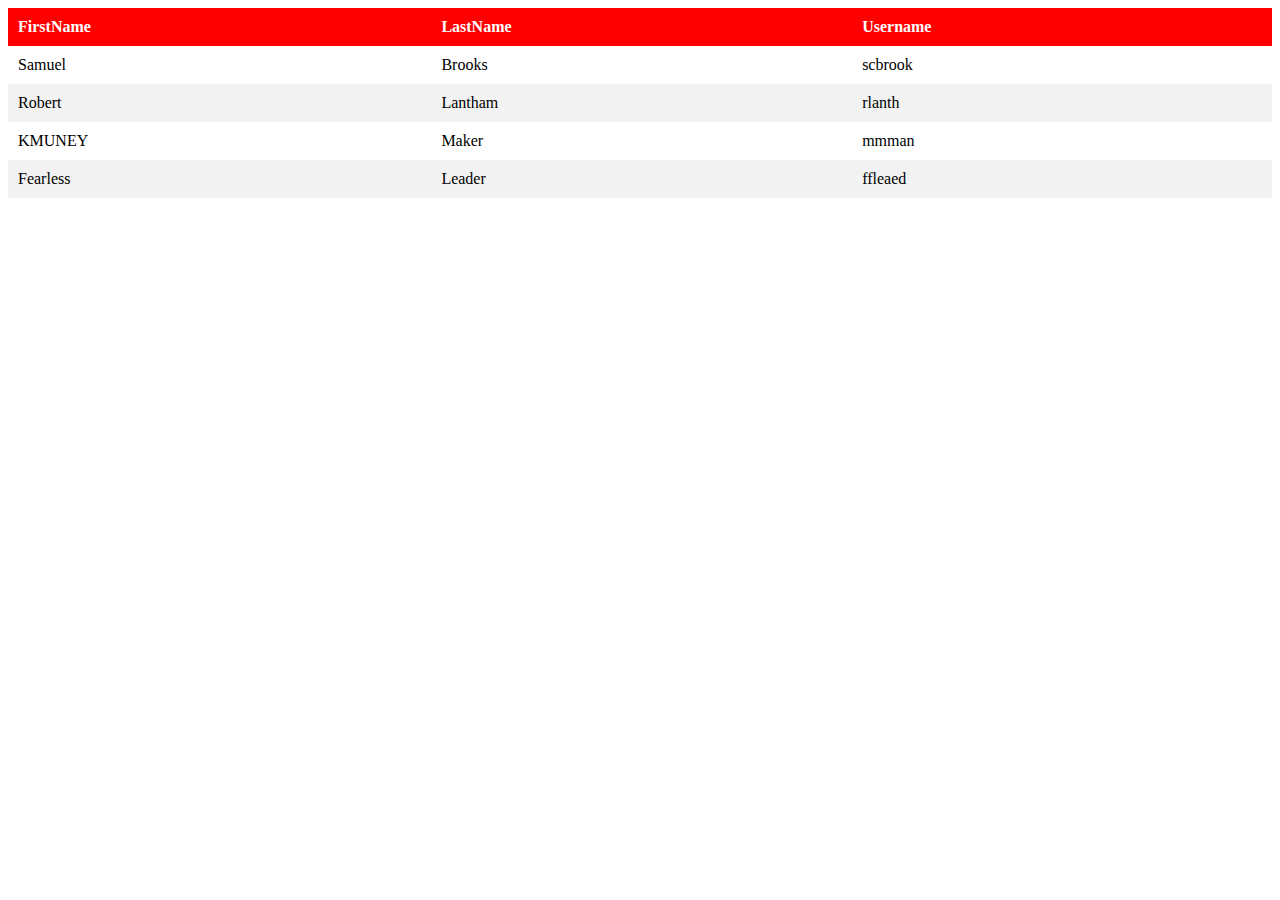
<file: dashboard/index.html>
<!DOCTYPE html>
<html>
  <head>
    <title>JSON TO TABLE EXAMPLES</title>
    <!--
    <script src="1-parse-loop-json.js"></script>
    <script src="2a-key.js"></script>
    <script src="2b-auto-loop.js"></script>
    <script defer src="3a-traditional-table.js"></script>
    <script defer src="3b-object-table.js"></script>
    -->
    <script defer src="3c-grid.js"></script>
    <link rel="stylesheet" type="text/css" href="3c-grid.css">
  </head>
  <body>
    <div id="tableWrap"></div>
  </body>
</html>
</file>
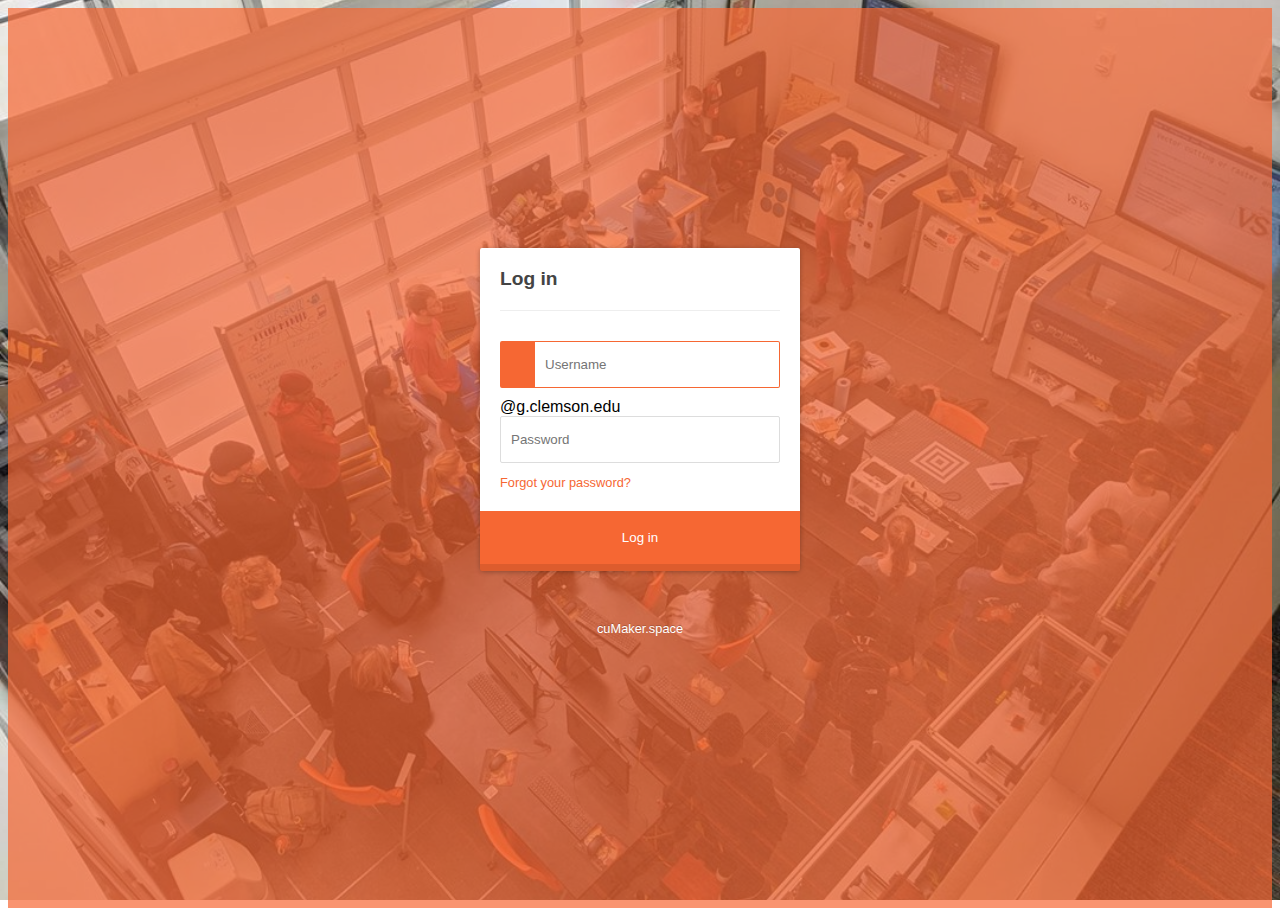
<file: webpage-new/index.html>
<!DOCTYPE html>

<head>
    <title>Clemson Makerspace Registration</title>
    <link rel="stylesheet" href="index.css">
</head>

<body>
    <div class="wrapper">
        <form class="login">
            <p class="title">Log in</p>
            <input id="username" type="text" placeholder="Username" autofocus /><label for "username"">@g.clemson.edu</label>
            <i class="fa fa-user"></i>
            <input type="password" placeholder="Password" />
            <i class="fa fa-key"></i>
            <a href="#">Forgot your password?</a>
            <button>
                <i class="spinner"></i>
                <span class="state">Log in</span>
            </button>
        </form>
        <footer><a target="blank" href="http://cuMaker.space/">cuMaker.space</a></footer>
        </p>
    </div>
</body>
</file>
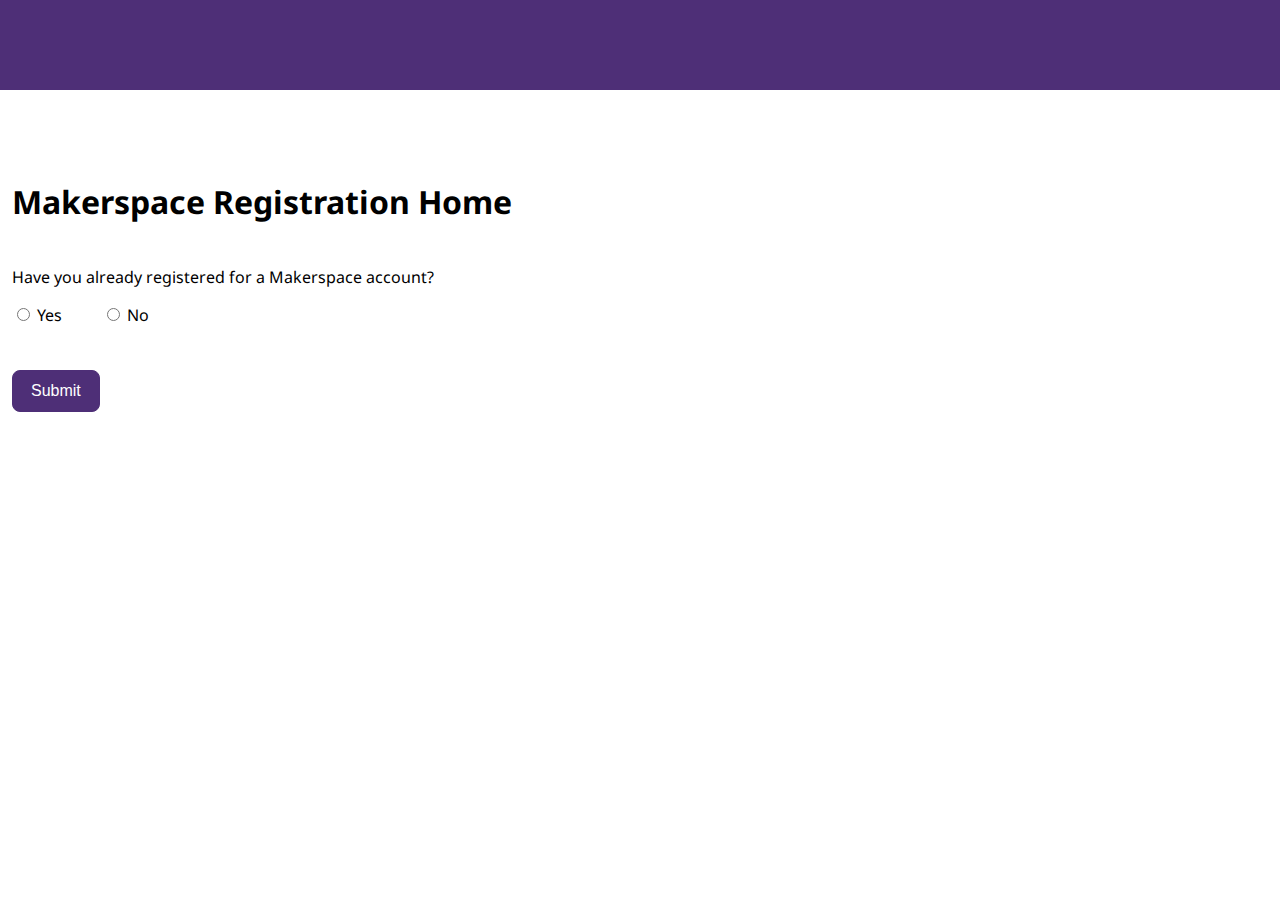
<file: webpage/index.html>
<DOCTYPE html>

<title>Makerspace Registration Home</title>
<meta name="viewport" content="width=device-width, user-scalable=no">
<head>
  <link href="https://fonts.googleapis.com/css2?family=Noto+Sans:ital,wght@0,400;0,700;1,400;1,700&display=swap" rel="stylesheet">
  <link href="css/index.css" rel="stylesheet" type="text/css">


  <style> 
	button[type=submit]{
	background-color:#4e2f77;
	border-radius:8px;
	border:1px solid #4e2f77;
	display:inline-block;
	cursor:pointer;
	color:#ffffff;
	font-family:Arial;
	font-size:16px;
	padding:11px 18px;
	text-decoration:none;	}
  </style>


</head>

<body>
  <div class="navigation-bar"></div>
    <div id="navigation-container">

      <br>&nbsp&nbsp&nbsp&nbsp&nbsp&nbsp&nbsp&nbsp&nbsp&nbsp&nbsp&nbsp&nbsp&nbsp&nbsp&nbsp&nbsp<font size="6" color="#ffffff"><b>CUmakeit</b></font>

      <img src="src/tinypaw.png">

    </div>

   </div>



  <div align="left" style="padding-left: 12px;">

	<font size = "6"><b>Makerspace Registration Home<br><br></b></font>

	<form action="post" onsubmit="return nextPage();"

	<p>Have you already registered for a Makerspace account?<br></p>



<input type="radio" name="input" value="yes"> Yes
&nbsp&nbsp&nbsp&nbsp&nbsp&nbsp&nbsp&nbsp
<input type="radio" name="input" value="no"> No


<br><br><br>
<button type="submit">Submit</button>

</div>

</form>


</body>

<script src="index.js">

</script>



</html>
</file>
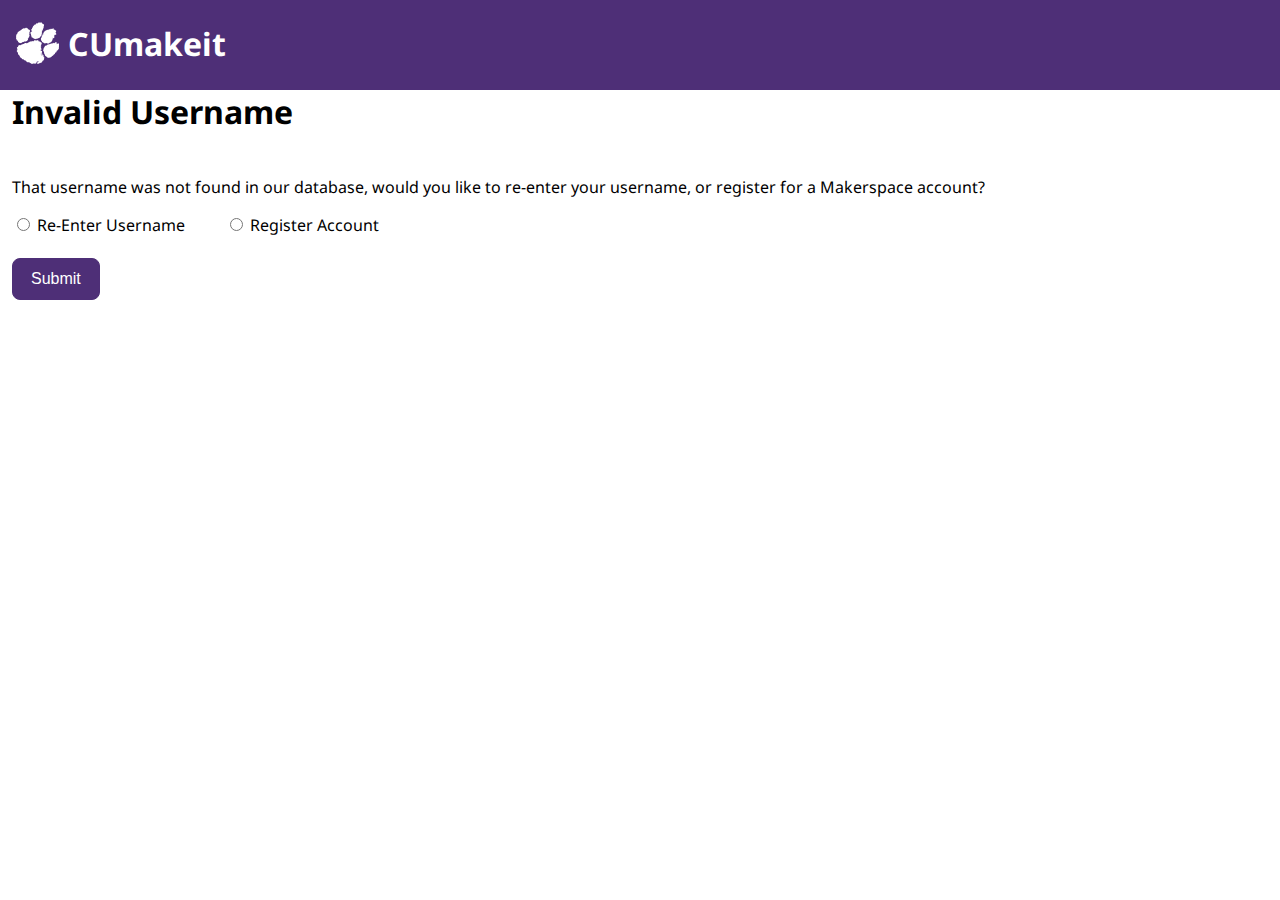
<file: webpage/enterOrTry.html>
<DOCTYPE html>

<title>Enter or Try Again</title>
<meta name="viewport" content="width=device-width, user-scalable=no">
<head>
  <link href="https://fonts.googleapis.com/css2?family=Noto+Sans:ital,wght@0,400;0,700;1,400;1,700&display=swap" rel="stylesheet">
  <link href="css/enterOrTry.css" rel="stylesheet" type="text/css">


  <style> 
	button[type=submit]{
	background-color:#4e2f77;
	border-radius:8px;
	border:1px solid #4e2f77;
	display:inline-block;
	cursor:pointer;
	color:#ffffff;
	font-family:Arial;
	font-size:16px;
	padding:11px 18px;
	text-decoration:none;	}
  </style>


</head>

<body>


	  <div class="navigation-bar">


	    <div id="navigation-container">

	      <br>&nbsp&nbsp&nbsp&nbsp&nbsp&nbsp&nbsp&nbsp&nbsp&nbsp&nbsp&nbsp&nbsp&nbsp&nbsp&nbsp&nbsp<font size="6" color="#ffffff"><b>CUmakeit</b></font>

	      <img src="src/tinypaw.png">

	    </div>

	   </div>

	   <div align="left" style="padding-left: 12px;">
	 	<font size = "6"><b>Invalid Username<br><br></font></b>



		<form action="post" onsubmit="return radioInput();"
	
		<p>That username was not found in our database, would you like to re-enter your username, or register for a Makerspace account?</p>

		<input type="radio" name="input" value="reenter"> Re-Enter Username
		&nbsp&nbsp&nbsp&nbsp&nbsp&nbsp&nbsp&nbsp
		<input type="radio" name="input" value="register"> Register Account

		<br><br>
		<button type="submit">Submit</button>


		</form>
	</div>

</body>

<script src="enterOrTry.js">

</script>



</html>
</file>
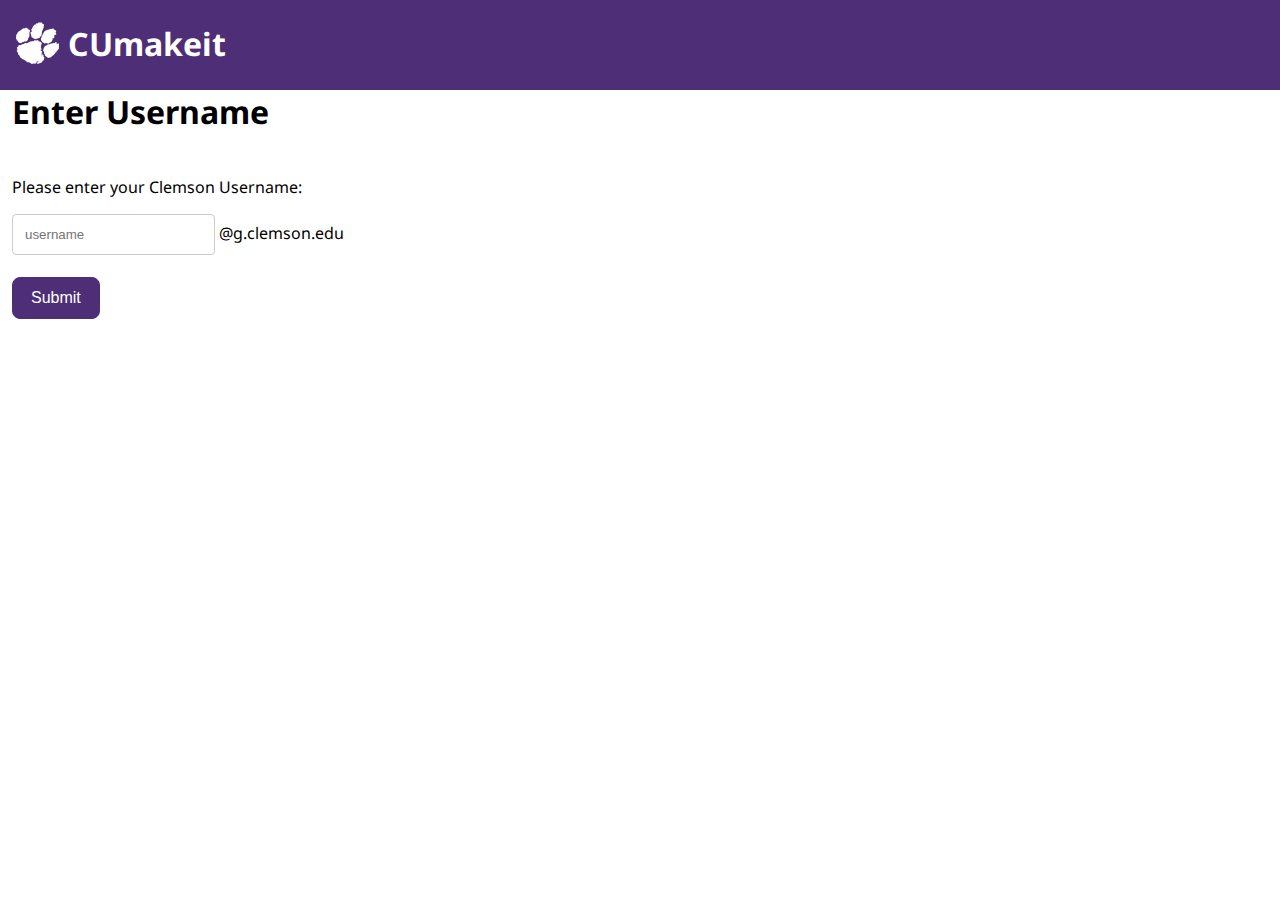
<file: webpage/enterUsername.html>
<DOCTYPE html>

<title>Enter Username</title>
<meta name="viewport" content="width=device-width, user-scalable=no">

<head>
  <link href="https://fonts.googleapis.com/css2?family=Noto+Sans:ital,wght@0,400;0,700;1,400;1,700&display=swap" rel="stylesheet">
  <link href="css/enterUsername.css" rel="stylesheet" type="text/css">


  <style> 
	button[type=submit]{
	background-color:#4e2f77;
	border-radius:8px;
	border:1px solid #4e2f77;
	display:inline-block;
	cursor:pointer;
	color:#ffffff;
	font-family:Arial;
	font-size:16px;
	padding:11px 18px;
	text-decoration:none;	}
  </style>


</head>


<body>


	<div class="navigation-bar">


	    <div id="navigation-container">

	      <br>&nbsp&nbsp&nbsp&nbsp&nbsp&nbsp&nbsp&nbsp&nbsp&nbsp&nbsp&nbsp&nbsp&nbsp&nbsp&nbsp&nbsp<font size="6" color="#ffffff"><b>CUmakeit</b></font>

      	      <img src="src/tinypaw.png">

	    </div>

	</div>


	<div align="left" style="padding-left: 12px;">
		<b><font size = "6" type=>Enter Username<br><br></font></b>


	<form action="post" onsubmit="return checkForUsername();"

	<p>Please enter your Clemson Username:</p>


	<div style="display: inline-block">
		<input type="text" name="username" placeholder="username">
	</div>
	<div style="display: inline-block">
		@g.clemson.edu
	</div>


	<br><br>
	<button type="submit">Submit</button>

	</div>
	</form>
</body>

<script src="enterUsername.js">

</script>



</html>
</file>
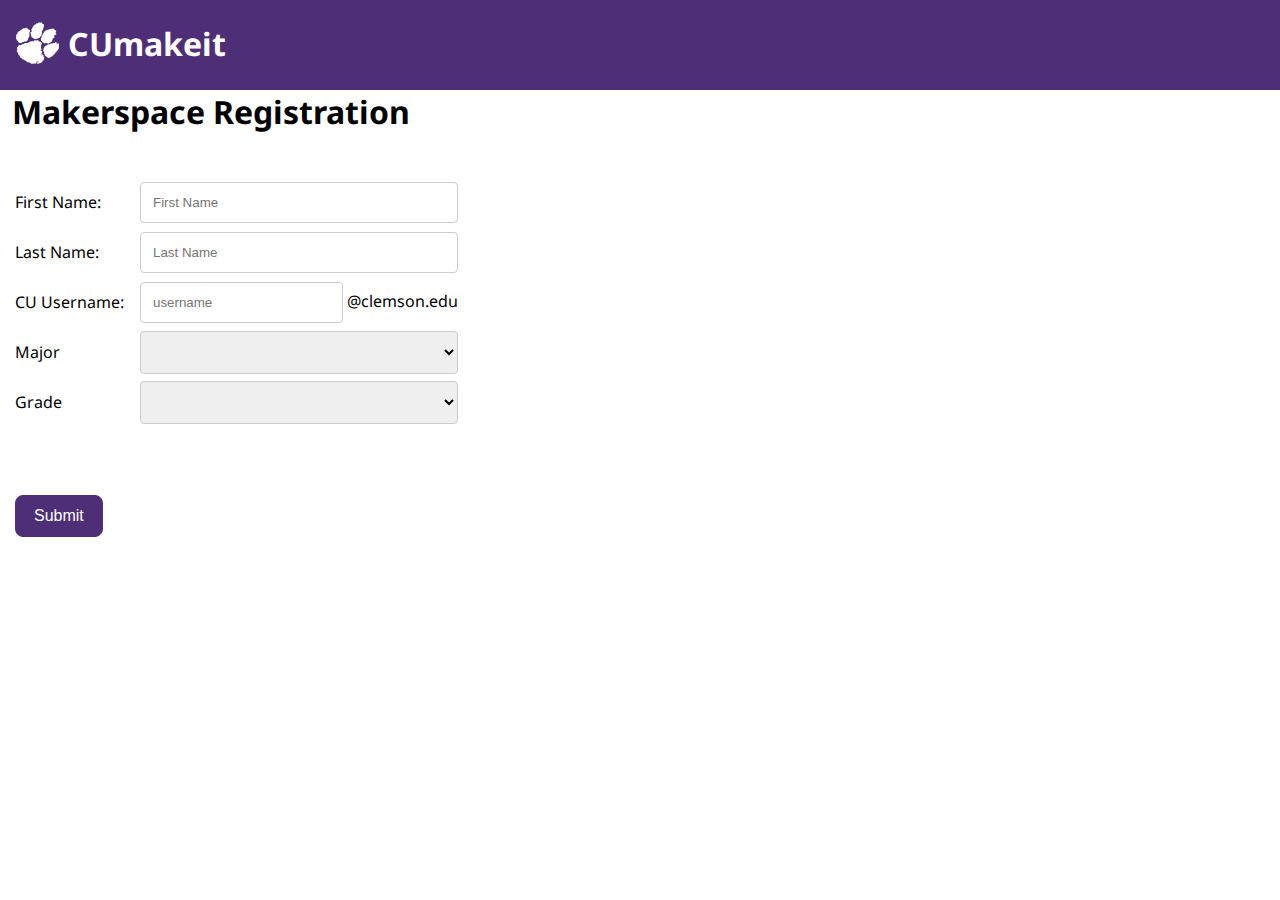
<file: webpage/registration.html>
<!DOCTYPE html>
<title>Makerspace Registration</title>
<meta name="viewport" content="width=device-width, user-scalable=no">

<head>
	<link href="https://fonts.googleapis.com/css2?family=Noto+Sans:ital,wght@0,400;0,700;1,400;1,700&display=swap"
		rel="stylesheet">
	<link href="css/registration.css" rel="stylesheet" type="text/css">


	<style>
		button[type=submit] {
			background-color: #4e2f77;
			border-radius: 8px;
			border: 1px solid #4e2f77;
			display: inline-block;
			cursor: pointer;
			color: #ffffff;
			font-family: Arial;
			font-size: 16px;
			padding: 11px 18px;
			text-decoration: none;
		}
	</style>


</head>

<body>


	<div class="navigation-bar">
		<div id="navigation-container">
			<br>&nbsp&nbsp&nbsp&nbsp&nbsp&nbsp&nbsp&nbsp&nbsp&nbsp&nbsp&nbsp&nbsp&nbsp&nbsp&nbsp&nbsp<font size="6"
				color="#ffffff"><b>CUmakeit</b></font>
			<img src="src/tinypaw.png">
		</div>
	</div>
	<div align="left" style="padding-left: 12px;">

		<b>
			<font size="6" type=>Makerspace Registration<br><br></font>
		</b>

		<form method="post" onsubmit="return validateInput();">
			<table>

				<tr>
					<td>
						<label>First Name:</label>
					</td>
					<td>
						<div>
							<input type="text" name="firstname" placeholder="First Name" />
						</div>
					</td>
				</tr>

				<tr>
					<td>
						<label>Last Name:</label>
					</td>
					<td>
						<div>
							<input type="text" name="lastname" placeholder="Last Name" />
						</div>
					</td>
				</tr>
				<tr>
					<td>
						<label>CU Username:</label>
					</td>
					<td>
						<div style="display: inline-block">
							<input type="text" name="username" placeholder="username" />
						</div>
						<div style="display: inline-block">
							@clemson.edu
						</div>
					</td>
				</tr>
				<tr>
					<td>
						<label>Major</label>
					</td>
					<td>
						<div>
							<select id="major" name="major">
						</div>
					</td>
				</tr>
				<tr>
					<td>
						<label>Grade</label>
					</td>
					<td>
						<div>
							<select id="grade" name="grade">
								<option value=""></option>
								<option value="Freshman">Freshman</option>
								<option value="Sophomore">Sophomore</option>
								<option value="Junior">Junior</option>
								<option value="Senior">Senior</option>
								<option value="Grad">Grad</option>
								<option value="Other">Other</option>
							</select>
						</div>
					</td>
				</tr>
				<tr>
					<td>
						<br><br><br>
						<button type="submit">Submit</button>
					</td>
				</tr>
			</table>
		</form>
	</div>

	<script>
		/******Populate Dropdown Menu with Majors from DB******/
		var getUrl = "https://4cjew1je6c.execute-api.us-east-2.amazonaws.com/default/getMajors";

		var xmlHttp = new XMLHttpRequest();
		xmlHttp.open("GET", getUrl, false); // false for synchronous request
		xmlHttp.send(null);
		var majorString = xmlHttp.responseText;

		//the response is a string of majors separated by newline, need to put into array
		var majors = majorString.split("\n");
		//push blank to front of array so the default isn't accountancy
		majors.unshift("");


		var select = document.getElementById("major");


		for (var i = 0; i < majors.length; i++) {
			var opt = majors[i];
			//alert(opt);
			var el = document.createElement("option");
			el.textContent = opt;
			el.value = opt;
			select.appendChild(el);
		}
	</script>
	<script src="registration.js"></script>


</body>
</file>
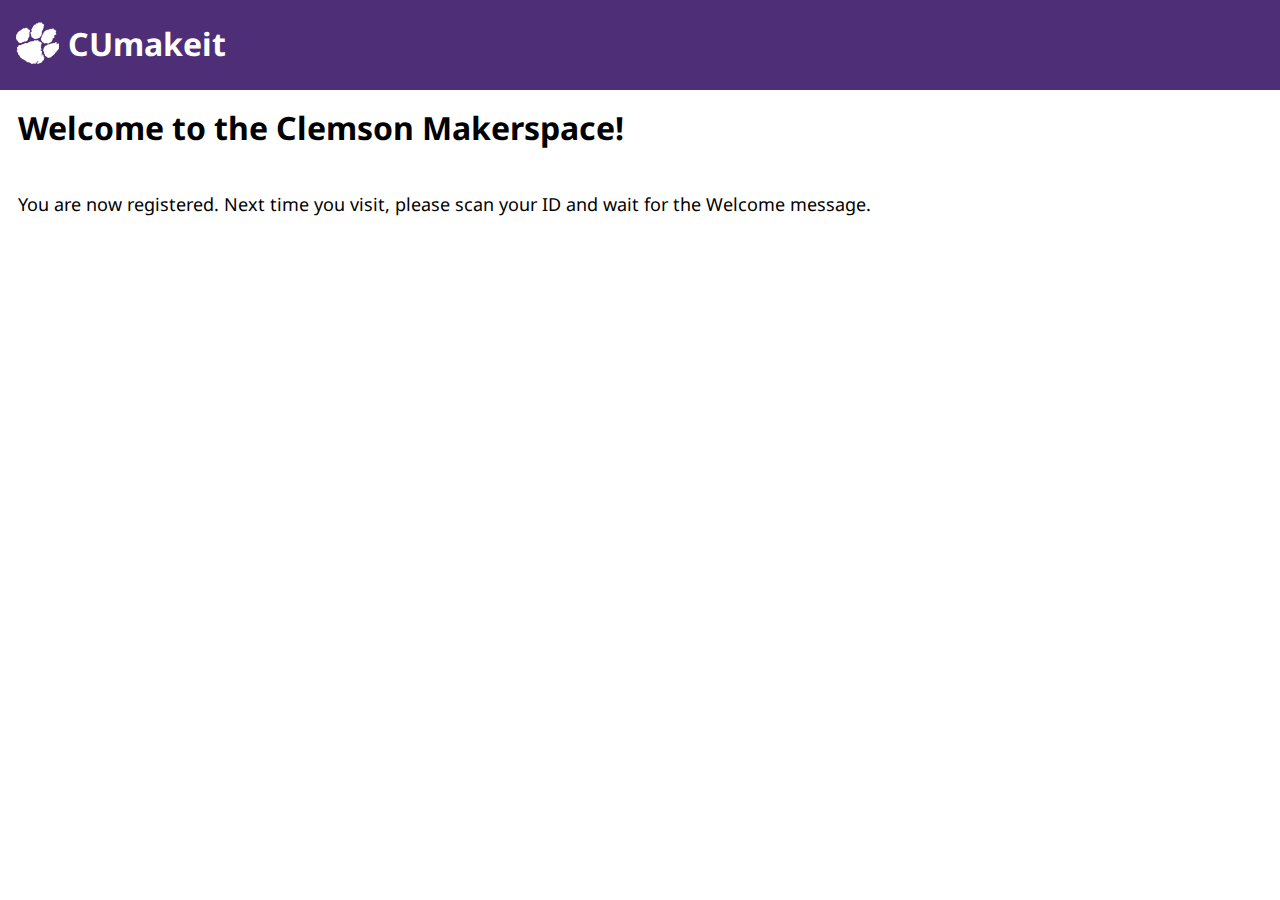
<file: webpage/welcome.html>
<DOCTYPE html>
<title>Makerspace Welcome</title>
<meta name="viewport" content="width=device-width, user-scalable=no">
<head>
    <link href="https://fonts.googleapis.com/css2?family=Noto+Sans:ital,wght@0,400;0,700;1,400;1,700&display=swap"
        rel="stylesheet">
    <link href="css/welcome.css" rel="stylesheet" type="text/css">
    <div class="navigation-bar">
        <div id="navigation-container">
	      <br>&nbsp&nbsp&nbsp&nbsp&nbsp&nbsp&nbsp&nbsp&nbsp&nbsp&nbsp&nbsp&nbsp&nbsp&nbsp&nbsp&nbsp<font size="6" color="#ffffff"><b>CUmakeit</b></font>
	      <img src="src/tinypaw.png">

        </div>
    </div>
</head>
<body>
    <p>
	<b><font size="6" type=>Welcome to the Clemson Makerspace!<br><br></font></b>
        <font size="4" type=>You are now registered. Next time you visit, please scan your ID and wait for the Welcome message.<br></font>
    </p>
</body>
</html>
</file>
<file: dashboard/3c-grid.css>
/* [CONTAINER] */
#tableWrap {
  display: grid;
  grid-template-columns: auto auto auto;
}

/* [CELLS] */
div.cell {
  padding: 10px;
}

/* [HEADER] */
div.head {
  background: #f00;
  color: #fff;
  font-weight: bold;
}

/* [ALTERNATE ROWS] */
div.alt {
  background: #f2f2f2;
}

/* [RESPONSIVE TRANSFORM] */
/* NO CELLS - BREAK INTO SINGLE ROW */
@media screen and (max-width: 600px) {
  #tableWrap {
    grid-template-columns: 100%;
  }
  div.cell {
    padding: 5px;
  }
}
</file>
<file: webpage-new/index.css>
body {
    font-family: "Open Sans", sans-serif;
    height: 100vh;
    background: url("resources/samplePicture.jpg") 50% fixed;
    background-size: cover;
}

@keyframes spinner {
    0% {
        transform: rotateZ(0deg);
    }

    100% {
        transform: rotateZ(359deg);
    }
}

* {
    box-sizing: border-box;
}

.wrapper {
    display: flex;
    align-items: center;
    flex-direction: column;
    justify-content: center;
    width: 100%;
    min-height: 100%;
    padding: 20px;
    background: rgba(246, 103, 51, 0.70);
}

.login {
    border-radius: 2px 2px 5px 5px;
    padding: 10px 20px 20px 20px;
    width: 90%;
    max-width: 320px;
    background: #fff;
    position: relative;
    padding-bottom: 80px;
    box-shadow: 0px 1px 5px rgba(0, 0, 0, 0.3);
}

.login.loading button {
    max-height: 100%;
    padding-top: 50px;
}

.login.loading button .spinner {
    opacity: 1;
    top: 40%;
}

.login.ok button {
    background-color: #8bc34a;
}

.login.ok button .spinner {
    border-radius: 0;
    border-top-color: transparent;
    border-right-color: transparent;
    height: 20px;
    animation: none;
    transform: rotateZ(-45deg);
}

.login input {
    display: block;
    padding: 15px 10px;
    margin-bottom: 10px;
    width: 100%;
    border: 1px solid #ddd;
    transition: border-width 0.2s ease;
    border-radius: 2px;
    color: #ccc;
}

.login input+i.fa {
    color: #fff;
    font-size: 1em;
    position: absolute;
    margin-top: -47px;
    opacity: 0;
    left: 0;
    transition: all 0.1s ease-in;
}

.login input:focus {
    outline: none;
    color: #444;
    border-color: #F66733;
    border-left-width: 35px;
}

.login input:focus+i.fa {
    opacity: 1;
    left: 30px;
    transition: all 0.25s ease-out;
}

.login a {
    font-size: 0.8em;
    color: #F66733;
    text-decoration: none;
}

.login .title {
    color: #444;
    font-size: 1.2em;
    font-weight: bold;
    margin: 10px 0 30px 0;
    border-bottom: 1px solid #eee;
    padding-bottom: 20px;
}

.login button {
    width: 100%;
    height: 100%;
    padding: 10px 10px;
    background: #F66733;
    color: #fff;
    display: block;
    border: none;
    margin-top: 20px;
    position: absolute;
    left: 0;
    bottom: 0;
    max-height: 60px;
    border: 0px solid rgba(0, 0, 0, 0.1);
    border-radius: 0 0 2px 2px;
    transform: rotateZ(0deg);
    transition: all 0.1s ease-out;
    border-bottom-width: 7px;
}

.login button .spinner {
    display: block;
    width: 40px;
    height: 40px;
    position: absolute;
    border: 4px solid #fff;
    border-top-color: rgba(255, 255, 255, 0.3);
    border-radius: 100%;
    left: 50%;
    top: 0;
    opacity: 0;
    margin-left: -20px;
    margin-top: -20px;
    animation: spinner 0.6s infinite linear;
    transition: top 0.3s 0.3s ease, opacity 0.3s 0.3s ease, border-radius 0.3s ease;
    box-shadow: 0px 1px 0px rgba(0, 0, 0, 0.2);
}

.login:not(.loading) button:hover {
    box-shadow: 0px 1px 3px #2196f3;
}

.login:not(.loading) button:focus {
    border-bottom-width: 4px;
}

footer {
    display: block;
    padding-top: 50px;
    text-align: center;
    color: #ddd;
    font-weight: normal;
    text-shadow: 0px -1px 0px rgba(0, 0, 0, 0.2);
    font-size: 0.8em;
}

footer a,
footer a:link {
    color: #fff;
    text-decoration: none;
}
</file>
<file: webpage/css/index.css>
body {
  font-family: "Noto Sans", sans-serif;
}

html, body {margin: 0; height: 100%; overflow: hidden}

img {
   padding-left: 0%;
   padding-top: 0.5%;  
   position: absolute;
   top: 0;
   left: 0;
}

/* ~~ Top Navigation Bar ~~ */

#navigation-container {
  width: 1200px;
  height: 90px;
  position: relative;
}

.navigation-bar {
  background-color: #4e2f77;
  height: 90px;
  width: 100%;
}
</file>
<file: webpage/css/enterOrTry.css>
body {
  font-family: "Noto Sans", sans-serif;
}

html, body {margin: 0; height: 100%; overflow: hidden}

img {
   padding-left: 0%;
   padding-top: 0.5%;  
   position: absolute;
   top: 0;
   left: 0;
}

/* ~~ Top Navigation Bar ~~ */

#navigation-container {
  width: 1200px;
  height: 90px;
  position: relative;
}

.navigation-bar {
  background-color: #4e2f77;
  height: 90px;
  width: 100%;
}
</file>
<file: webpage/css/enterUsername.css>
body {
  font-family: "Noto Sans", sans-serif;
}

html, body {margin: 0; height: 100%; overflow: hidden}

img {
   padding-left: 0%;
   padding-top: 0.5%;  
   position: absolute;
   top: 0;
   left: 0;
}

/* ~~ Top Navigation Bar ~~ */

#navigation-container {
  width: 1200px;
  height: 90px;
  position: relative;
}

.navigation-bar {
  background-color: #4e2f77;
  height: 90px;
  width: 100%;
}

/* Style inputs, select elements and textareas */
input[type="text"],
select,
textarea {
  width: 100%;
  padding: 12px;
  border: 1px solid #ccc;
  border-radius: 4px;
  box-sizing: border-box;
  resize: vertical;
}

/* Style the label to display next to the inputs */
label {
  padding: 12px 12px 12px 0;
  display: inline-block;
}

/* Style the container */
.container {
  border-radius: 5px;
  background-color: #f2f2f2;
  padding: 20px;
}
</file>
<file: webpage/css/registration.css>
body {
  font-family: "Noto Sans", sans-serif;
}

html, body {margin: 0; height: 100%; overflow: hidden}

img {
   padding-left: 0%;
   padding-top: 0.5%;  
   position: absolute;
   top: 0;
   left: 0;
}

/* ~~ Top Navigation Bar ~~ */

#navigation-container {
  width: 1200px;
  height: 90px;
  position: relative;
}

.navigation-bar {
  background-color: #4e2f77;
  height: 90px;
  width: 100%;
}

/* Style inputs, select elements and textareas */
input[type="text"],
select,
textarea {
  width: 100%;
  padding: 12px;
  border: 1px solid #ccc;
  border-radius: 4px;
  box-sizing: border-box;
  resize: vertical;
}

/* Style the label to display next to the inputs */
label {
  padding: 12px 12px 12px 0;
  display: inline-block;
}

/* Style the container */
.container {
  border-radius: 5px;
  background-color: #f2f2f2;
  padding: 20px;
}
</file>
<file: webpage/css/welcome.css>
body {
    font-family: "Noto Sans", sans-serif;
}

html,
body {
    margin: 0;
    height: 100%;
    overflow: hidden
}


p {
    padding-left: 18px;
}


img {
   padding-left: 0%;
   padding-top: 0.5%;  
   position: absolute;
   top: 0;
   left: 0;
}

/* ~~ Top Navigation Bar ~~ */

#navigation-container {
  width: 1200px;
  height: 90px;
  position: relative;
}

.navigation-bar {
  background-color: #4e2f77;
  height: 90px;
  width: 100%;
}

/* Style inputs, select elements and textareas */
input[type="text"],
select,
textarea {
    width: 100%;
    padding: 12px;
    border: 1px solid #ccc;
    border-radius: 4px;
    box-sizing: border-box;
    resize: vertical;
}

/* Style the label to display next to the inputs */
label {
    padding: 12px 12px 12px 0;
    display: inline-block;
}

/* Style the container */
.container {
    border-radius: 5px;
    background-color: #f2f2f2;
    padding: 20px;
}
</file>
